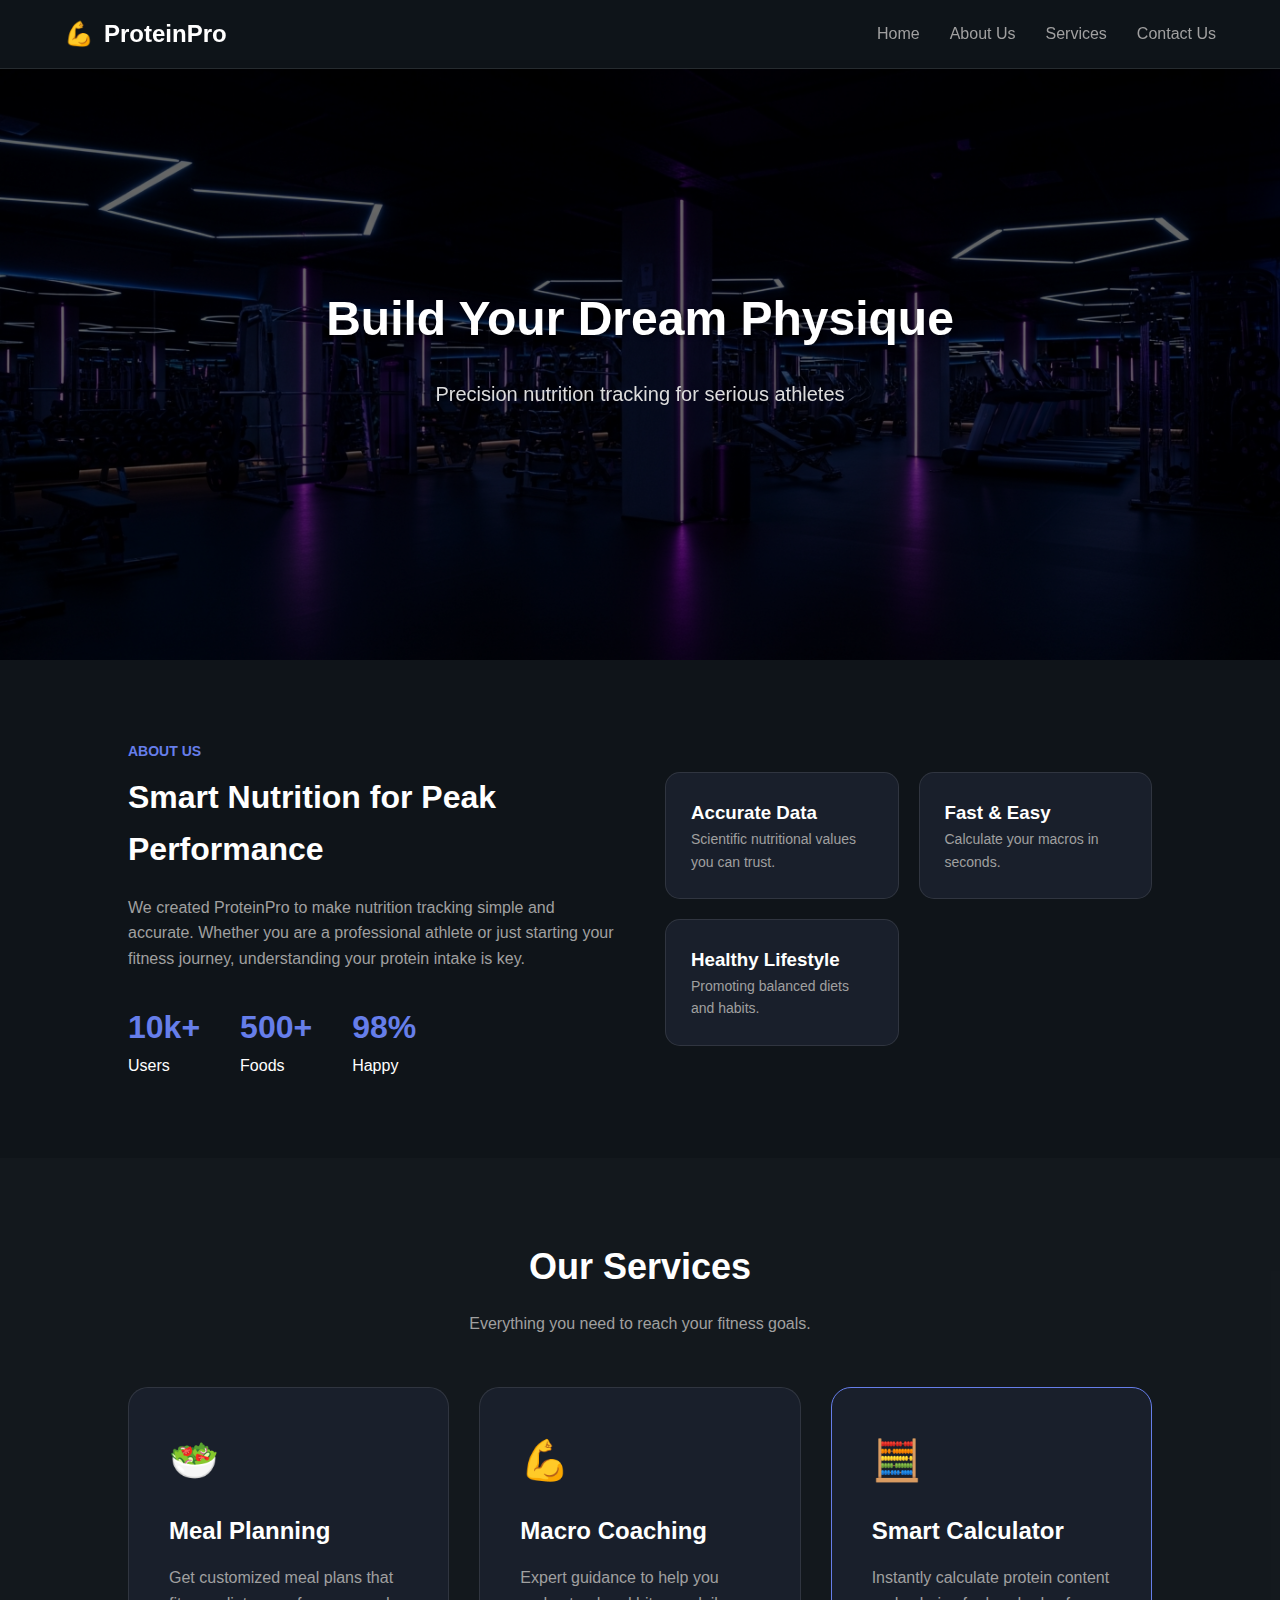
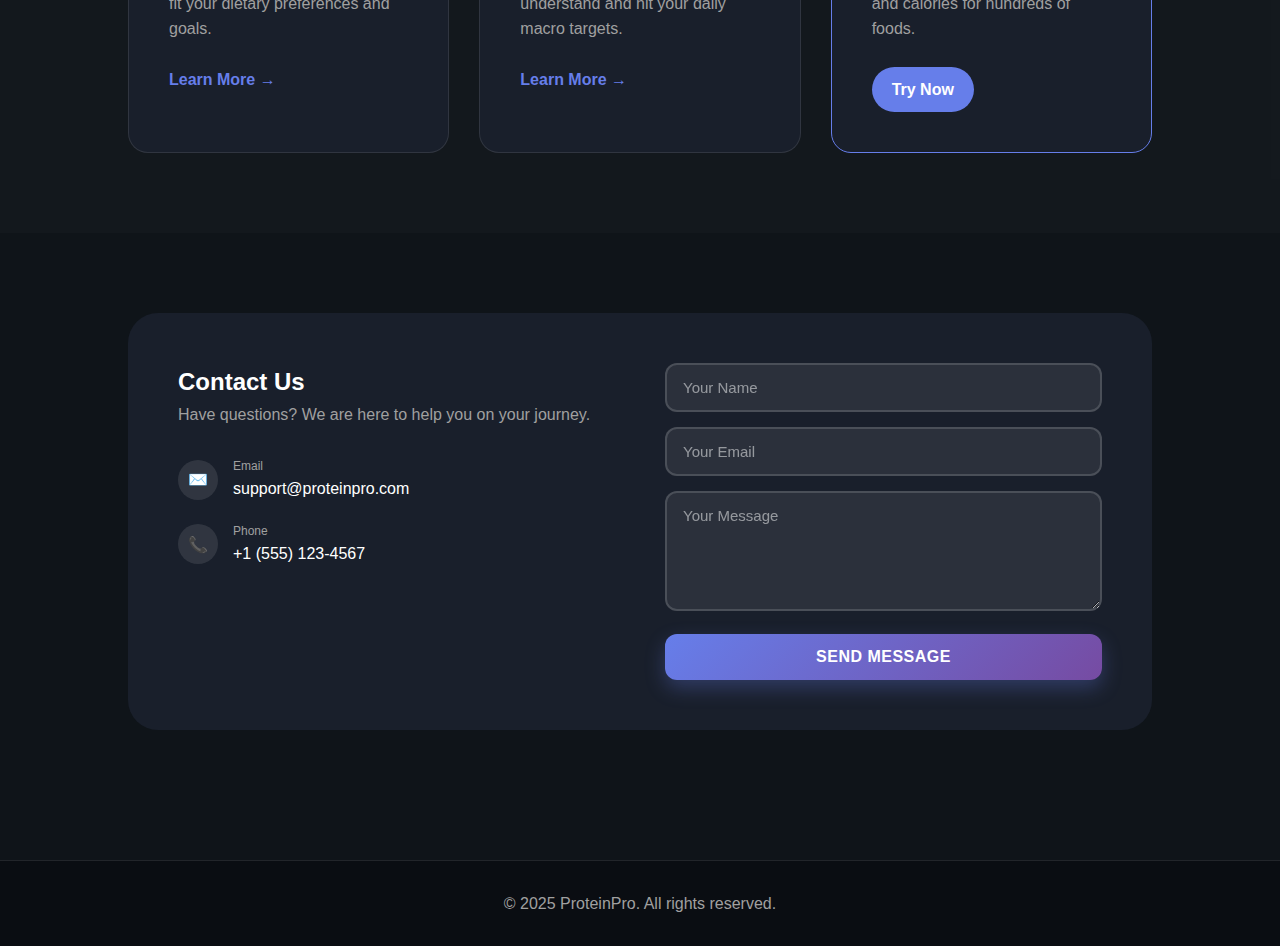
<file: index.html>
<!DOCTYPE html>
<html lang="en">
<head>
    <meta charset="UTF-8">
    <meta name="viewport" content="width=device-width, initial-scale=1.0">
    <title>ProteinPro - Home</title>
    <link rel="stylesheet" href="index.css">
     
</head>
<body>

    <!-- Navigation Bar -->
    <nav class="navbar">
        <a href="index.html" class="logo">
            <span>💪</span> ProteinPro
        </a>
        
        <div class="nav-links">
            <a href="index.html">Home</a>
            <a href="#about">About Us</a>
            <a href="#services">Services</a>
            <a href="#contact">Contact Us</a>
            
        </div>

        <div class="menu-btn">☰</div>
    </nav>

    <!-- Hero Section (Slideshow) -->
    <section class="hero">
        <!-- Slide 1 -->
        <div class="slide active">
            <img src="wide gym interior.png" alt="Gym Workout">
            <div class="hero-content">
                <h1>Build Your Dream Physique</h1>
                <p>Precision nutrition tracking for serious athletes</p>
            </div>
        </div>
        
        <!-- Slide 2 -->
        <div class="slide">
            <img src="healthy_protein_rich_food_macro_shot.png" alt="Healthy Food">
            <div class="hero-content">
                <h1>Fuel Your Performance</h1>
                <p>Discover optimal protein sources for recovery</p>
            </div>
        </div>

        <!-- Slide 3 -->
        <div class="slide">
            <img src="athlete_victory_mountain_sunrise.png" alt="Protein Shake">
            <div class="hero-content">
                <h1>Achieve Your Goals</h1>
                <p>Smart analytics to keep you on track</p>
            </div>
        </div>
    </section>

    <!-- About Section -->
    <section id="about">
        <div class="about-container">
            <div class="about-text">
                <div style="color: var(--primary-color); text-transform: uppercase; font-weight: bold; font-size: 14px; margin-bottom: 10px;">About Us</div>
                <h2>Smart Nutrition for Peak Performance</h2>
                <p style="color: var(--text-gray);">We created ProteinPro to make nutrition tracking simple and accurate. Whether you are a professional athlete or just starting your fitness journey, understanding your protein intake is key.</p>
                
                <div class="about-stats">
                    <div class="stat-item">
                        <h3>10k+</h3>
                        <span>Users</span>
                    </div>
                    <div class="stat-item">
                        <h3>500+</h3>
                        <span>Foods</span>
                    </div>
                    <div class="stat-item">
                        <h3>98%</h3>
                        <span>Happy</span>
                    </div>
                </div>
            </div>

            <div class="features-grid">
                <div class="feature-card">
                    <h3>Accurate Data</h3>
                    <p style="color: var(--text-gray); font-size: 14px;">Scientific nutritional values you can trust.</p>
                </div>
                <div class="feature-card">
                    <h3>Fast & Easy</h3>
                    <p style="color: var(--text-gray); font-size: 14px;">Calculate your macros in seconds.</p>
                </div>
                <div class="feature-card">
                    <h3>Healthy Lifestyle</h3>
                    <p style="color: var(--text-gray); font-size: 14px;">Promoting balanced diets and habits.</p>
                </div>
            </div>
        </div>
    </section>

    <!-- Services Section -->
    <section id="services" style="background-color: rgba(255,255,255,0.02);">
        <h2 class="section-title">Our Services</h2>
        <p class="section-subtitle">Everything you need to reach your fitness goals.</p>

        <div class="services-grid">
            <!-- Service 1 -->
            <div class="service-card">
                <div class="service-icon">🥗</div>
                <h3>Meal Planning</h3>
                <p>Get customized meal plans that fit your dietary preferences and goals.</p>
                <a href="#" class="service-link">Learn More →</a>
            </div>

            <!-- Service 2 -->
            <div class="service-card">
                <div class="service-icon">💪</div>
                <h3>Macro Coaching</h3>
                <p>Expert guidance to help you understand and hit your daily macro targets.</p>
                <a href="#" class="service-link">Learn More →</a>
            </div>

            <!-- Service 3 (Calculator Link) -->
            <div class="service-card" style="border-color: var(--primary-color);">
                <div class="service-icon">🧮</div>
                <h3>Smart Calculator</h3>
                <p>Instantly calculate protein content and calories for hundreds of foods.</p>
                <a href="calculator.html" class="btn-primary" style="display: inline-block;">Try Now</a>
            </div>
        </div>
    </section>

    <!-- Contact Section -->
    <section id="contact">
        <div class="contact-container">
            <div class="contact-info">
                <h2>Contact Us</h2>
                <p style="color: var(--text-gray); margin-bottom: 30px;">Have questions? We are here to help you on your journey.</p>
                
                <div class="contact-item">
                    <div class="icon-circle">✉️</div>
                    <div>
                        <div style="font-size: 12px; color: var(--text-gray);">Email</div>
                        <div>support@proteinpro.com</div>
                    </div>
                </div>

                <div class="contact-item">
                    <div class="icon-circle">📞</div>
                    <div>
                        <div style="font-size: 12px; color: var(--text-gray);">Phone</div>
                        <div>+1 (555) 123-4567</div>
                    </div>
                </div>
            </div>

            <form class="contact-form">
                <input type="text" class="form-control" placeholder="Your Name">
                <input type="email" class="form-control" placeholder="Your Email">
                <textarea class="form-control" rows="4" placeholder="Your Message"></textarea>
                <button class="btn-primary" style="width: 100%;">Send Message</button>
            </form>
        </div>
    </section>

    <!-- Footer -->
    <footer>
        <p>&copy; 2025 ProteinPro. All rights reserved.</p>
    </footer>

    <script src="index.js"></script>
</body>

</html>
</file>
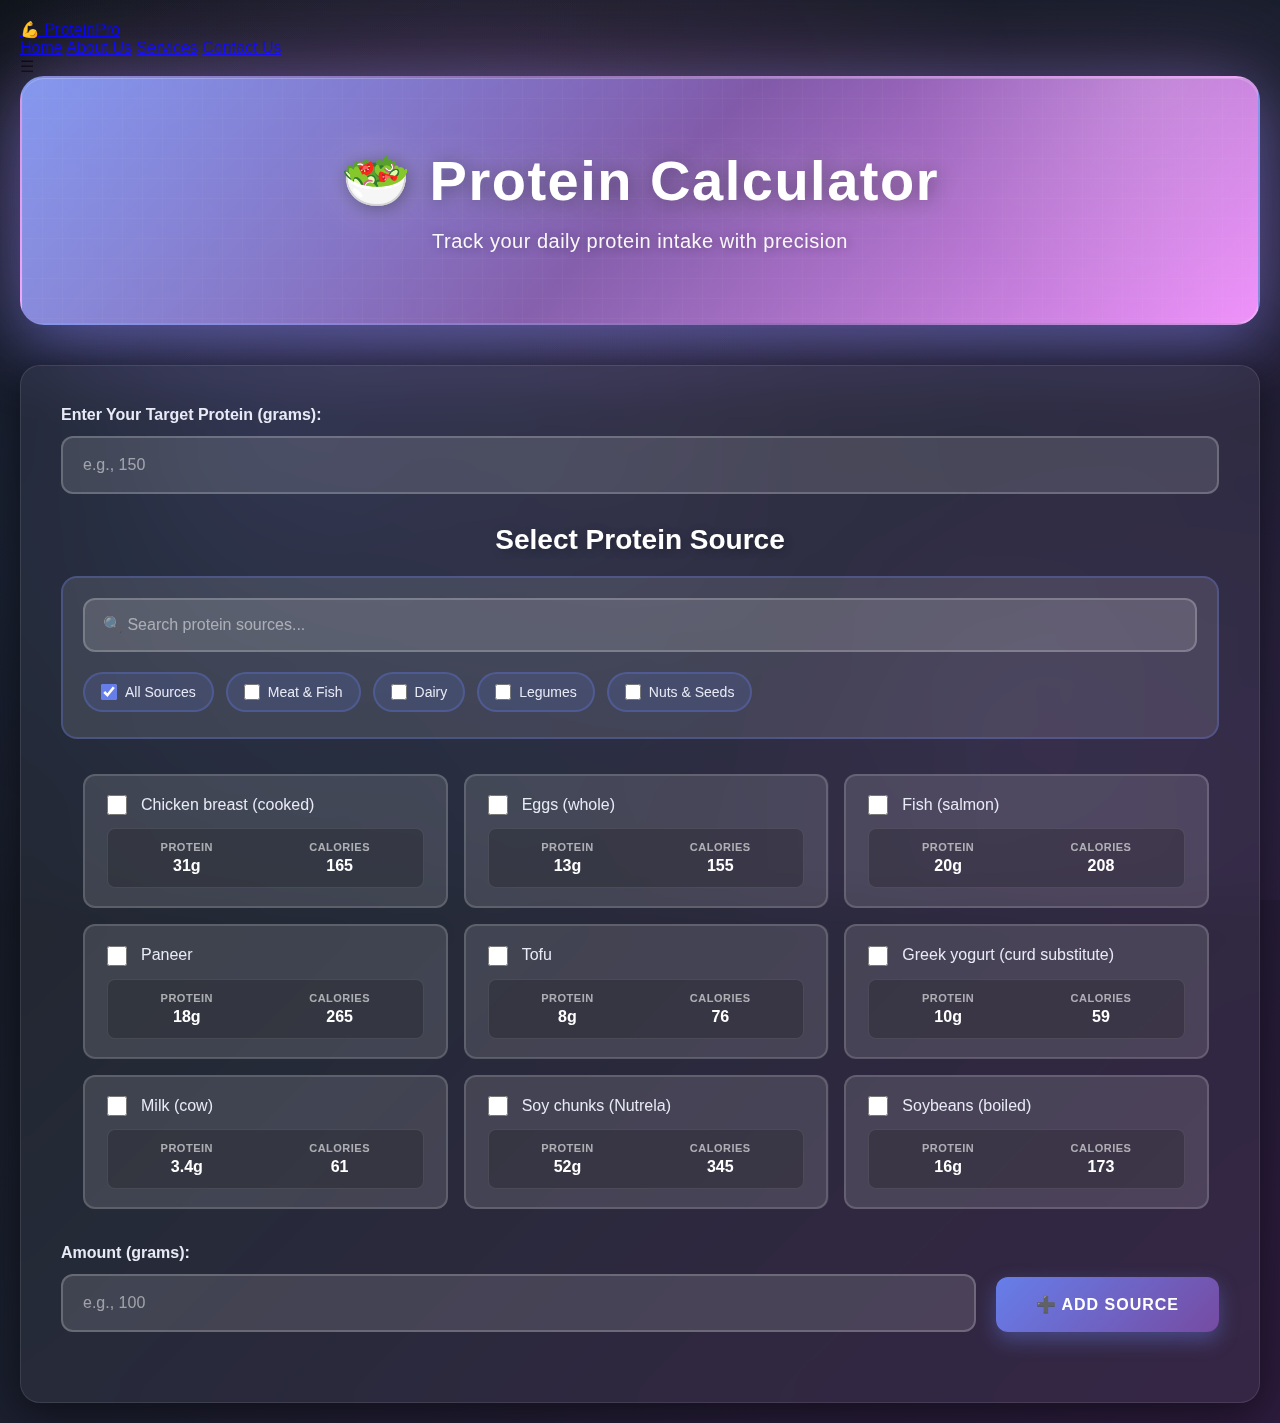
<file: calculator.html>
<!DOCTYPE html>
<html lang="en">
<head>
    <meta charset="UTF-8">
    <meta name="viewport" content="width=device-width, initial-scale=1.0">
    <title>Protein Calculator</title>
    

    <link rel="stylesheet" href="calc.css">
</head>
<body>
    <!-- Navigation Bar -->
    <nav class="navbar">
        <a href="index.html" class="logo">
            <span>💪</span> ProteinPro
        </a>
        
        <div class="nav-links">
            <a href="index.html">Home</a>
            <a href="#about">About Us</a>
            <a href="#services">Services</a>
            <a href="#contact">Contact Us</a>
            
        </div>

        <div class="menu-btn">☰</div>
    </nav>


    <!-- Header Section -->
    <div class="header">
        <h1>🥗 Protein Calculator</h1>
        <p>Track your daily protein intake with precision</p>
    </div>

    <!-- Main Container -->
    <div class="container">
        <!-- Target Protein Input -->
        <div class="target-section">
            <label for="targetProtein">Enter Your Target Protein (grams):</label>
            <input type="number" id="targetProtein" placeholder="e.g., 150" min="0">
        </div>

        <!-- Stats Display -->
        <div class="stats hidden" id="statsSection">
            <div class="stat-box target">
                <div class="stat-label">Target Protein</div>
                <div class="stat-value" id="targetDisplay">0g</div>
            </div>
            <div class="stat-box current">
                <div class="stat-label">Current Protein</div>
                <div class="stat-value" id="currentDisplay">0g</div>
            </div>
            <div class="stat-box remaining">
                <div class="stat-label">Remaining Protein</div>
                <div class="stat-value" id="remainingDisplay">0g</div>
            </div>
        </div>

        <!-- Food Selection Section -->
        <div class="food-section">
            <h2>Select Protein Source</h2>
            
            <!-- Search Box -->
            <div class="search-container">
                <div class="search-box">
                    <input type="text" id="searchInput" class="search-input" placeholder="🔍 Search protein sources..." onkeyup="filterFoods()">
                    <div class="search-sources">
                        <label class="source-option">
                            <input type="checkbox" value="all" checked onchange="filterFoods()">
                            <span>All Sources</span>
                        </label>
                        <label class="source-option">
                            <input type="checkbox" value="meat" onchange="filterFoods()">
                            <span>Meat & Fish</span>
                        </label>
                        <label class="source-option">
                            <input type="checkbox" value="dairy" onchange="filterFoods()">
                            <span>Dairy</span>
                        </label>
                        <label class="source-option">
                            <input type="checkbox" value="legumes" onchange="filterFoods()">
                            <span>Legumes</span>
                        </label>
                        <label class="source-option">
                            <input type="checkbox" value="nuts" onchange="filterFoods()">
                            <span>Nuts & Seeds</span>
                        </label>
                    </div>
                </div>
            </div>
            
            <div class="food-grid" id="foodGrid">
                <!-- Food items will be generated by JavaScript -->
            </div>

            <div class="input-section">
                <div class="input-group">
                    <label for="amount">Amount (grams):</label>
                    <input type="number" id="amount" placeholder="e.g., 100" min="0">
                </div>
                <button class="add-button" onclick="addFood()">➕ Add Source</button>
            </div>
        </div>

        <!-- Table Section -->
        <div class="table-section hidden" id="tableSection">
            <h2>Your Protein Sources</h2>
            <div class="table-wrapper">
                <table>
                    <thead>
                        <tr>
                            <th>Food Item</th>
                            <th>Amount (g)</th>
                            <th>Protein (g)</th>
                            <th>Calories (kcal)</th>
                            <th>Action</th>
                        </tr>
                    </thead>
                    <tbody id="tableBody">
                        <!-- Rows will be added by JavaScript -->
                    </tbody>
                    <tfoot>
                        <tr>
                            <td>Total</td>
                            <td id="totalAmount">0</td>
                            <td id="totalProtein">0</td>
                            <td id="totalCalories">0</td>
                            <td></td>
                        </tr>
                    </tfoot>
                </table>
            </div>
        </div>
    </div>

    <script src="calc.js">
        
    </script>
</body>
</html>
</file>
<file: index.css>
/* 
  Simple CSS for ProteinPro 
  Easy to understand for beginners
*/

/* 1. Variables - We store colors here to change them easily */
:root {
  --primary-color: #667eea;   /* Blue-ish purple */
  --secondary-color: #764ba2; /* Deep purple */
  --bg-color: #0f1419;        /* Dark background */
  --card-bg: #191f2b;         /* Slightly lighter for boxes */
  --text-white: #ffffff;
  --text-gray: #a0a0a0;
  --border-color: rgba(255, 255, 255, 0.1);
  --accent-color: #f093fb;    /* Pink accent */
}

/* 2. Basic Reset - Remove default margins and padding */
* {
  margin: 0;
  padding: 0;
  box-sizing: border-box;
  font-family: 'Segoe UI', Tahoma, Geneva, Verdana, sans-serif;
}

body {
  background-color: var(--bg-color);
  color: var(--text-white);
  line-height: 1.6;
}

/* 3. Navigation Bar */
.navbar {
  background-color: rgba(15, 20, 25, 0.95);
  padding: 15px 5%;
  display: flex;
  justify-content: space-between;
  align-items: center;
  position: fixed;
  top: 0;
  width: 100vw;
  z-index: 10;
  border-bottom: 1px solid var(--border-color);
}

.logo {
  font-size: 24px;
  font-weight: bold;
  color: var(--text-white);
  text-decoration: none;
  display: flex;
  align-items: center;
  gap: 10px;
}

.logo span {
  color: var(--primary-color);
}

.nav-links {
  display: flex;
  gap: 30px;
}

.nav-links a {
  color: var(--text-gray);
  text-decoration: none;
  font-weight: 500;
  transition: color 0.3s;
}

.nav-links a:hover {
  color: var(--primary-color);
}

.btn-primary {
  background-color: var(--primary-color);
  color: white;
  padding: 10px 20px;
  border-radius: 25px;
  text-decoration: none;
  font-weight: bold;
  transition: background-color 0.3s;
  border: none;
  cursor: pointer;
}

.btn-primary:hover {
  background-color: var(--secondary-color);
}

/* Mobile Menu Button (Hidden on Desktop) */
.menu-btn {
  display: none;
  font-size: 24px;
  cursor: pointer;
}

/* 4. Hero Section (Slideshow) */
.hero {
  height: 600px;
  position: relative;
  margin-top: 60px; /* Space for fixed navbar */
  overflow: hidden;
}

.slide {
  position: absolute;
  top: 0;
  left: 0;
  width: 100%;
  height: 100%;
  opacity: 0;
  transition: opacity 1s ease-in-out;
}

.slide.active {
  opacity: 1;
}

.slide img {
  width: 100%;
  height: 100%;
  object-fit: cover;
  filter: brightness(0.4); /* Darken image slightly */
}

.hero-content {
  position: absolute;
  top: 50%;
  left: 50%;
  transform: translate(-50%, -50%);
  text-align: center;
  width: 80%;
  z-index: 10;
}

.hero-content h1 {
  font-size: 48px;
  margin-bottom: 20px;
  text-shadow: 2px 2px 4px rgba(0,0,0,0.5);
}

.hero-content p {
  font-size: 20px;
  color: #ddd;
  margin-bottom: 30px;
}

/* 5. General Section Styles */
section {
  padding: 80px 10%;
}

.section-title {
  font-size: 36px;
  margin-bottom: 15px;
  text-align: center;
}

.section-subtitle {
  text-align: center;
  color: var(--text-gray);
  margin-bottom: 50px;
  max-width: 600px;
  margin-left: auto;
  margin-right: auto;
}

/* 6. About Section */
.about-container {
  display: flex;
  flex-wrap: wrap;
  gap: 50px;
  align-items: center;
}

.about-text {
  flex: 1;
  min-width: 300px;
}

.about-text h2 {
  font-size: 32px;
  margin-bottom: 20px;
}

.about-stats {
  display: flex;
  gap: 40px;
  margin-top: 30px;
}

.stat-item h3 {
  font-size: 32px;
  color: var(--primary-color);
}

.features-grid {
  flex: 1;
  display: grid;
  grid-template-columns: repeat(auto-fit, minmax(200px, 1fr));
  gap: 20px;
  min-width: 300px;
}

.feature-card {
  background-color: var(--card-bg);
  padding: 25px;
  border-radius: 15px;
  border: 1px solid var(--border-color);
}

/* 7. Services Section */
.services-grid {
  display: grid;
  grid-template-columns: repeat(auto-fit, minmax(300px, 1fr));
  gap: 30px;
}

.service-card {
  background-color: var(--card-bg);
  padding: 40px;
  border-radius: 20px;
  border: 1px solid var(--border-color);
  transition: transform 0.3s;
}

.service-card:hover {
  transform: translateY(-10px);
  border-color: var(--primary-color);
}

.service-icon {
  font-size: 40px;
  margin-bottom: 20px;
}

.service-card h3 {
  font-size: 24px;
  margin-bottom: 15px;
}

.service-card p {
  color: var(--text-gray);
  margin-bottom: 25px;
}

.service-link {
  color: var(--primary-color);
  text-decoration: none;
  font-weight: bold;
}

/* 9. Contact Section */
.contact-container {
  background-color: var(--card-bg);
  border-radius: 30px;
  padding: 50px;
  display: flex;
  flex-wrap: wrap;
  gap: 50px;
}

.contact-container {
  background-color: var(--card-bg);
  border-radius: 30px;
  padding: 50px;
  display: flex;
  flex-wrap: wrap;
  gap: 50px;
}

.contact-info {
  flex: 1;
  min-width: 300px;
}

.contact-item {
  display: flex;
  align-items: center;
  gap: 15px;
  margin-bottom: 20px;
}

.icon-circle {
  width: 40px;
  height: 40px;
  background-color: rgba(255,255,255,0.1);
  border-radius: 50%;
  display: flex;
  align-items: center;
  justify-content: center;
  color: var(--primary-color);
}

.contact-form {
  flex: 1;
  min-width: 300px;
}

.contact-form input, .contact-form textarea {
  width: 100%;
  padding: 14px 16px;
  margin-bottom: 15px;
  background-color: rgba(255, 255, 255, 0.08);
  border: 2px solid rgba(255, 255, 255, 0.15);
  border-radius: 12px;
  color: white;
  font-size: 15px;
  font-family: 'Segoe UI', Tahoma, Geneva, Verdana, sans-serif;
  transition: all 0.3s ease;
  backdrop-filter: blur(10px);
}

.contact-form input::placeholder, .contact-form textarea::placeholder {
  color: rgba(255, 255, 255, 0.5);
}

.contact-form input:focus, .contact-form textarea:focus {
  outline: none;
  border-color: var(--primary-color);
  background-color: rgba(255, 255, 255, 0.12);
  box-shadow: 0 0 20px rgba(102, 126, 234, 0.3);
}

.contact-form textarea {
  resize: vertical;
  min-height: 120px;
}

.contact-form button {
  width: 100%;
  padding: 14px 20px;
  background: linear-gradient(135deg, #667eea 0%, #764ba2 100%);
  color: white;
  border: none;
  border-radius: 12px;
  font-size: 16px;
  font-weight: 600;
  cursor: pointer;
  transition: all 0.3s ease;
  box-shadow: 0 8px 20px rgba(102, 126, 234, 0.3);
  text-transform: uppercase;
  letter-spacing: 0.5px;
}

.contact-form button:hover {
  transform: translateY(-3px);
  box-shadow: 0 12px 30px rgba(102, 126, 234, 0.5);
}

.contact-form button:active {
  transform: translateY(-1px);
  box-shadow: 0 6px 15px rgba(102, 126, 234, 0.4);
}

/* 10. Footer */
footer {
  background-color: #0a0d12;
  padding: 30px;
  text-align: center;
  color: var(--text-gray);
  margin-top: 50px;
  border-top: 1px solid var(--border-color);
}


/* Mobile Responsiveness */
@media (max-width: 768px) {
  .nav-links {
    display: none;
  }
  
  .menu-btn {
    display: block;
  }
  
  .hero h1 {
    font-size: 32px;
  }
  
  .calc-grid {
    grid-template-columns: 1fr;
  }
  
  .contact-container {
    padding: 30px;
  }
}
</file>
<file: calc.css>
* {
            margin: 0;
            padding: 0;
            box-sizing: border-box;
        }

        body {
            font-family: 'Segoe UI', Tahoma, Geneva, Verdana, sans-serif;
            background: linear-gradient(135deg, #0f1419 0%, #1a1f2e 50%, #2d1b3d 100%);
            min-height: 100vh;
            padding: 20px;
            position: relative;
            overflow-x: hidden;
        }

        /* Animated Background */
        body::before {
            content: '';
            position: fixed;
            top: 0;
            left: 0;
            width: 100%;
            height: 100%;
            background: 
                radial-gradient(circle at 20% 50%, rgba(102, 126, 234, 0.15) 0%, transparent 50%),
                radial-gradient(circle at 80% 80%, rgba(118, 75, 162, 0.15) 0%, transparent 50%),
                radial-gradient(circle at 40% 20%, rgba(240, 147, 251, 0.1) 0%, transparent 50%);
            animation: backgroundShift 15s ease infinite;
            z-index: -1;
        }

        @keyframes backgroundShift {
            0%, 100% {
                transform: scale(1) translate(0, 0);
                opacity: 1;
            }
            50% {
                transform: scale(1.1) translate(20px, 20px);
                opacity: 0.8;
            }
        }

        /* Floating particles */
        .particle {
            position: fixed;
            width: 4px;
            height: 4px;
            background: rgba(255, 255, 255, 0.5);
            border-radius: 50%;
            pointer-events: none;
            z-index: 0;
            animation: float 20s infinite ease-in-out;
        }

        @keyframes float {
            0%, 100% {
                transform: translateY(0) translateX(0);
                opacity: 0;
            }
            10% {
                opacity: 1;
            }
            90% {
                opacity: 1;
            }
            100% {
                transform: translateY(-100vh) translateX(50px);
                opacity: 0;
            }
        }

        /* Animations */
        @keyframes fadeInDown {
            from {
                opacity: 0;
                transform: translateY(-30px);
            }
            to {
                opacity: 1;
                transform: translateY(0);
            }
        }

        @keyframes fadeInUp {
            from {
                opacity: 0;
                transform: translateY(30px);
            }
            to {
                opacity: 1;
                transform: translateY(0);
            }
        }

        @keyframes slideInLeft {
            from {
                opacity: 0;
                transform: translateX(-30px);
            }
            to {
                opacity: 1;
                transform: translateX(0);
            }
        }

        @keyframes scaleIn {
            from {
                opacity: 0;
                transform: scale(0.9);
            }
            to {
                opacity: 1;
                transform: scale(1);
            }
        }

        @keyframes pulse {
            0%, 100% {
                transform: scale(1);
            }
            50% {
                transform: scale(1.05);
            }
        }

        @keyframes shimmer {
            0% {
                background-position: -1000px 0;
            }
            100% {
                background-position: 1000px 0;
            }
        }

        /* Header */
        .header {
            text-align: center;
            color: white;
            margin-bottom: 40px;
            padding: 70px 30px;
            background: 
                linear-gradient(135deg, #667eea 0%, #764ba2 50%, #f093fb 100%),
                url('data:image/svg+xml,<svg width="100" height="100" xmlns="http://www.w3.org/2000/svg"><defs><pattern id="grid" width="20" height="20" patternUnits="userSpaceOnUse"><path d="M 20 0 L 0 0 0 20" fill="none" stroke="rgba(255,255,255,0.05)" stroke-width="1"/></pattern></defs><rect width="100" height="100" fill="url(%23grid)"/></svg>');
            background-blend-mode: overlay;
            border-radius: 24px;
            box-shadow: 
                0 20px 60px rgba(102, 126, 234, 0.4),
                0 0 100px rgba(240, 147, 251, 0.3),
                inset 0 1px 0 rgba(255, 255, 255, 0.2);
            border: 2px solid rgba(255, 255, 255, 0.2);
            animation: fadeInDown 0.8s ease-out;
            position: relative;
            overflow: hidden;
        }

        .header::before {
            content: '';
            position: absolute;
            top: 0;
            left: -100%;
            width: 200%;
            height: 100%;
            background: linear-gradient(90deg, transparent, rgba(255, 255, 255, 0.2), transparent);
            animation: shimmer 4s infinite;
        }

        .header::after {
            content: '';
            position: absolute;
            width: 500px;
            height: 500px;
            background: radial-gradient(circle, rgba(255, 255, 255, 0.15) 0%, transparent 70%);
            top: -250px;
            right: -150px;
            border-radius: 50%;
            animation: float 8s ease-in-out infinite;
        }

        @keyframes float {
            0%, 100% {
                transform: translate(0, 0) scale(1);
            }
            50% {
                transform: translate(-30px, 30px) scale(1.1);
            }
        }

        .header h1 {
            font-size: 56px;
            margin-bottom: 16px;
            font-weight: 800;
            letter-spacing: 1.5px;
            color: #ffffff;
            text-shadow: 
                2px 2px 20px rgba(0, 0, 0, 0.4),
                0 0 40px rgba(255, 255, 255, 0.3);
            position: relative;
            z-index: 1;
            animation: textGlow 3s ease-in-out infinite;
        }

        @keyframes textGlow {
            0%, 100% {
                text-shadow: 
                    2px 2px 20px rgba(0, 0, 0, 0.4),
                    0 0 40px rgba(255, 255, 255, 0.3);
            }
            50% {
                text-shadow: 
                    2px 2px 20px rgba(0, 0, 0, 0.4),
                    0 0 60px rgba(255, 255, 255, 0.5),
                    0 0 80px rgba(240, 147, 251, 0.4);
            }
        }

        .header p {
            font-size: 20px;
            color: rgba(255, 255, 255, 0.95);
            font-weight: 500;
            position: relative;
            z-index: 1;
            text-shadow: 1px 1px 10px rgba(0, 0, 0, 0.3);
            letter-spacing: 0.5px;
        }

        /* Container */
        .container {
            max-width: 1400px;
            margin: 0 auto;
            background: rgba(255, 255, 255, 0.05);
            border-radius: 20px;
            padding: 40px;
            box-shadow: 0 10px 40px rgba(0, 0, 0, 0.5);
            backdrop-filter: blur(20px);
            border: 1px solid rgba(255, 255, 255, 0.1);
            animation: fadeInUp 0.8s ease-out 0.2s backwards;
        }

        /* Target Protein Input */
        .target-section {
            margin-bottom: 30px;
            animation: slideInLeft 0.6s ease-out 0.4s backwards;
        }

        .target-section label {
            display: block;
            margin-bottom: 12px;
            font-weight: 600;
            color: #e8eaf6;
            font-size: 16px;
        }

        .target-section input {
            width: 100%;
            padding: 18px 20px;
            font-size: 16px;
            border: 2px solid rgba(255, 255, 255, 0.2);
            border-radius: 12px;
            outline: none;
            background: rgba(255, 255, 255, 0.08);
            color: white;
            backdrop-filter: blur(10px);
            transition: all 0.3s ease;
        }

        .target-section input::placeholder {
            color: rgba(255, 255, 255, 0.5);
        }

        .target-section input:focus {
            border-color: #667eea;
            background: rgba(255, 255, 255, 0.12);
            box-shadow: 0 0 20px rgba(102, 126, 234, 0.3);
            transform: translateY(-2px);
        }

        /* Stats Display */
        .stats {
            display: grid;
            grid-template-columns: repeat(auto-fit, minmax(250px, 1fr));
            gap: 20px;
            margin-bottom: 30px;
            animation: scaleIn 0.6s ease-out 0.6s backwards;
        }

        .stat-box {
            background: linear-gradient(135deg, rgba(102, 126, 234, 0.15) 0%, rgba(118, 75, 162, 0.15) 100%);
            border: 2px solid rgba(102, 126, 234, 0.3);
            border-radius: 16px;
            padding: 30px 20px;
            text-align: center;
            backdrop-filter: blur(10px);
            transition: all 0.4s ease;
            position: relative;
            overflow: hidden;
        }

        .stat-box::before {
            content: '';
            position: absolute;
            top: -50%;
            left: -50%;
            width: 200%;
            height: 200%;
            background: radial-gradient(circle, rgba(255, 255, 255, 0.1) 0%, transparent 70%);
            opacity: 0;
            transition: opacity 0.4s ease;
        }

        .stat-box:hover::before {
            opacity: 1;
        }

        .stat-box:hover {
            transform: translateY(-8px);
            box-shadow: 0 15px 35px rgba(102, 126, 234, 0.4);
            border-color: rgba(102, 126, 234, 0.6);
        }

        .stat-label {
            font-size: 14px;
            color: rgba(255, 255, 255, 0.7);
            font-weight: 500;
            text-transform: uppercase;
            letter-spacing: 1px;
            margin-bottom: 10px;
        }

        .stat-value {
            font-size: 32px;
            color: #ffffff;
            font-weight: 700;
            text-shadow: 2px 2px 10px rgba(0, 0, 0, 0.3);
        }

        /* Food Selection Section */
        .food-section {
            margin-bottom: 30px;
            animation: fadeInUp 0.6s ease-out 0.8s backwards;
        }

        .food-section h2 {
            margin-bottom: 20px;
            color: #ffffff;
            text-align: center;
            font-size: 28px;
            font-weight: 600;
            text-shadow: 2px 2px 10px rgba(0, 0, 0, 0.3);
        }

        /* Search Container */
        .search-container {
            margin-bottom: 25px;
            animation: slideInLeft 0.6s ease-out 0.9s backwards;
        }

        .search-box {
            background: rgba(255, 255, 255, 0.06);
            border: 2px solid rgba(102, 126, 234, 0.3);
            border-radius: 16px;
            padding: 20px;
            backdrop-filter: blur(10px);
            transition: all 0.3s ease;
        }

        .search-box:hover {
            border-color: rgba(102, 126, 234, 0.5);
            background: rgba(255, 255, 255, 0.08);
        }

        .search-input {
            width: 100%;
            padding: 16px 18px;
            font-size: 16px;
            border: 2px solid rgba(255, 255, 255, 0.2);
            border-radius: 12px;
            outline: none;
            background: rgba(255, 255, 255, 0.08);
            color: white;
            backdrop-filter: blur(10px);
            transition: all 0.3s ease;
            margin-bottom: 15px;
        }

        .search-input::placeholder {
            color: rgba(255, 255, 255, 0.5);
        }

        .search-input:focus {
            border-color: #667eea;
            background: rgba(255, 255, 255, 0.12);
            box-shadow: 0 0 20px rgba(102, 126, 234, 0.3);
            transform: translateY(-2px);
        }

        .search-sources {
            display: flex;
            flex-wrap: wrap;
            gap: 12px;
            padding: 5px 0;
        }

        .source-option {
            display: flex;
            align-items: center;
            gap: 8px;
            padding: 10px 16px;
            background: rgba(102, 126, 234, 0.15);
            border: 2px solid rgba(102, 126, 234, 0.3);
            border-radius: 20px;
            cursor: pointer;
            transition: all 0.3s ease;
            user-select: none;
        }

        .source-option:hover {
            background: rgba(102, 126, 234, 0.25);
            border-color: rgba(102, 126, 234, 0.6);
            transform: translateY(-2px);
        }

        .source-option input[type="checkbox"] {
            width: 16px;
            height: 16px;
            cursor: pointer;
            accent-color: #667eea;
            transition: transform 0.2s ease;
            flex-shrink: 0;
        }

        .source-option input[type="checkbox"]:hover {
            transform: scale(1.15);
        }

        .source-option span {
            color: #e8eaf6;
            font-size: 14px;
            font-weight: 500;
        }

        .food-grid {
            display: grid;
            grid-template-columns: repeat(auto-fill, minmax(320px, 1fr));
            gap: 16px;
            margin-bottom: 30px;
            overflow-y: auto;
            max-height: 450px;
            padding: 10px 10px 10px 22px;
            border-radius: 12px;
        }

        .food-grid::-webkit-scrollbar {
            width: 12px;
        }

        .food-grid::-webkit-scrollbar-track {
            background: rgba(255, 255, 255, 0.05);
            border-radius: 10px;
        }

        .food-grid::-webkit-scrollbar-thumb {
            background: rgba(102, 126, 234, 0.5);
            border-radius: 10px;
            transition: background 0.3s ease;
        }

        .food-grid::-webkit-scrollbar-thumb:hover {
            background: rgba(102, 126, 234, 0.8);
        }

        .food-item {
            display: flex;
            flex-direction: column;
            gap: 12px;
            padding: 18px 22px;
            background: rgba(255, 255, 255, 0.08);
            border: 2px solid rgba(255, 255, 255, 0.15);
            border-radius: 12px;
            cursor: pointer;
            transition: all 0.3s cubic-bezier(0.4, 0, 0.2, 1);
            backdrop-filter: blur(10px);
            animation: fadeInUp 0.4s ease-out backwards;
        }

        .food-item:nth-child(1) { animation-delay: 0.1s; }
        .food-item:nth-child(2) { animation-delay: 0.15s; }
        .food-item:nth-child(3) { animation-delay: 0.2s; }
        .food-item:nth-child(4) { animation-delay: 0.25s; }
        .food-item:nth-child(5) { animation-delay: 0.3s; }

        .food-item:hover {
            border-color: rgba(102, 126, 234, 0.7);
            background: rgba(255, 255, 255, 0.12);
            transform: translateX(8px) scale(1.02);
            box-shadow: 0 8px 25px rgba(102, 126, 234, 0.3);
        }

        .food-item.selected {
            border-color: #667eea;
            background: linear-gradient(135deg, rgba(102, 126, 234, 0.25) 0%, rgba(118, 75, 162, 0.25) 100%);
            box-shadow: 0 10px 30px rgba(102, 126, 234, 0.4);
            transform: scale(1.03);
        }

        .food-item-header {
            display: flex;
            align-items: center;
            gap: 14px;
        }

        .food-item input[type="checkbox"] {
            width: 20px;
            height: 20px;
            cursor: pointer;
            accent-color: #667eea;
            flex-shrink: 0;
            transition: transform 0.2s ease;
        }

        .food-item input[type="checkbox"]:hover {
            transform: scale(1.15);
        }

        .food-item label {
            cursor: pointer;
            font-size: 16px;
            color: #e8eaf6;
            font-weight: 500;
            flex: 1;
            line-height: 1.4;
        }

        .food-item-info {
            display: flex;
            justify-content: space-around;
            gap: 15px;
            padding: 12px;
            background: rgba(0, 0, 0, 0.2);
            border-radius: 8px;
            border: 1px solid rgba(255, 255, 255, 0.1);
        }

        .food-info-item {
            display: flex;
            flex-direction: column;
            align-items: center;
            gap: 4px;
        }

        .food-info-label {
            font-size: 11px;
            color: rgba(255, 255, 255, 0.6);
            text-transform: uppercase;
            letter-spacing: 0.5px;
            font-weight: 600;
        }

        .food-info-value {
            font-size: 16px;
            color: #ffffff;
            font-weight: 700;
        }

        /* Amount Input Section */
        .input-section {
            display: grid;
            grid-template-columns: 1fr auto;
            gap: 20px;
            align-items: end;
            animation: slideInLeft 0.6s ease-out 1s backwards;
        }

        .input-group {
            width: 100%;
        }

        .input-group label {
            display: block;
            margin-bottom: 12px;
            font-weight: 600;
            color: #e8eaf6;
            font-size: 16px;
        }

        .input-group input {
            width: 100%;
            padding: 18px 20px;
            font-size: 16px;
            border: 2px solid rgba(255, 255, 255, 0.2);
            border-radius: 12px;
            outline: none;
            background: rgba(255, 255, 255, 0.08);
            color: white;
            backdrop-filter: blur(10px);
            transition: all 0.3s ease;
        }

        .input-group input::placeholder {
            color: rgba(255, 255, 255, 0.5);
        }

        .input-group input:focus {
            border-color: #667eea;
            background: rgba(255, 255, 255, 0.12);
            box-shadow: 0 0 20px rgba(102, 126, 234, 0.3);
            transform: translateY(-2px);
        }

        /* Add Button */
        .add-button {
            padding: 18px 40px;
            font-size: 16px;
            background: linear-gradient(135deg, #667eea 0%, #764ba2 100%);
            color: white;
            border: none;
            border-radius: 12px;
            cursor: pointer;
            font-weight: 700;
            transition: all 0.3s ease;
            box-shadow: 0 8px 20px rgba(102, 126, 234, 0.4);
            text-transform: uppercase;
            letter-spacing: 1px;
            white-space: nowrap;
        }

        .add-button:hover {
            transform: translateY(-4px);
            box-shadow: 0 12px 30px rgba(102, 126, 234, 0.6);
            animation: pulse 1s ease infinite;
        }

        .add-button:active {
            transform: translateY(-2px);
            box-shadow: 0 6px 15px rgba(102, 126, 234, 0.5);
        }

        /* Table Section */
        .table-section {
            background: linear-gradient(135deg, rgba(19, 78, 94, 0.3) 0%, rgba(113, 178, 128, 0.3) 100%);
            padding: 40px;
            border-radius: 20px;
            box-shadow: 0 10px 40px rgba(0, 0, 0, 0.4);
            border: 2px solid rgba(113, 178, 128, 0.3);
            backdrop-filter: blur(20px);
            animation: scaleIn 0.6s ease-out 1.2s backwards;
        }

        .table-section h2 {
            margin-bottom: 30px;
            color: white;
            text-align: center;
            font-size: 28px;
            font-weight: 600;
            text-shadow: 2px 2px 10px rgba(0, 0, 0, 0.3);
        }

        .table-wrapper {
            overflow-x: auto;
            border-radius: 12px;
        }

        table {
            width: 100%;
            border-collapse: collapse;
            background: rgba(255, 255, 255, 0.08);
            border-radius: 12px;
            overflow: hidden;
            backdrop-filter: blur(10px);
        }

        thead {
            background: linear-gradient(135deg, #667eea 0%, #764ba2 100%);
            color: white;
        }

        th {
            padding: 20px 18px;
            text-align: left;
            font-weight: 700;
            color: white;
            text-transform: uppercase;
            font-size: 13px;
            letter-spacing: 1.2px;
        }

        td {
            padding: 18px;
            text-align: left;
            color: #e8eaf6;
            font-size: 15px;
        }

        tbody tr {
            border-bottom: 1px solid rgba(255, 255, 255, 0.1);
            transition: all 0.3s ease;
            animation: fadeInUp 0.4s ease-out backwards;
        }

        tbody tr:hover {
            background: rgba(255, 255, 255, 0.15);
            transform: scale(1.01);
        }

        .delete-btn {
            background: linear-gradient(135deg, #eb3349 0%, #f45c43 100%);
            color: white;
            border: none;
            padding: 10px 20px;
            border-radius: 8px;
            cursor: pointer;
            font-size: 13px;
            font-weight: 700;
            transition: all 0.3s ease;
            text-transform: uppercase;
            letter-spacing: 0.5px;
        }

        .delete-btn:hover {
            transform: scale(1.08);
            box-shadow: 0 6px 20px rgba(235, 51, 73, 0.5);
        }

        .delete-btn:active {
            transform: scale(1.02);
        }

        /* Total Row */
        tfoot {
            background: rgba(0, 0, 0, 0.4);
            font-weight: 700;
        }

        tfoot td {
            font-size: 17px;
            padding: 22px 18px;
            color: #ffffff;
        }

        .hidden {
            display: none;
        }

        /* Responsive */
        @media (max-width: 768px) {
            .header h1 {
                font-size: 32px;
            }

            .container {
                padding: 25px;
            }

            .stats {
                grid-template-columns: 1fr;
            }
            
            .food-grid {
                grid-template-columns: 1fr;
                max-height: 350px;
            }

            .input-section {
                grid-template-columns: 1fr;
            }
            
            .add-button {
                width: 100%;
            }

            .table-section {
                padding: 25px;
            }

            th, td {
                padding: 12px 10px;
                font-size: 13px;
            }
        }

        @media (max-width: 480px) {
            .header h1 {
                font-size: 28px;
            }

            .stat-value {
                font-size: 26px;
            }

            .food-section h2 {
                font-size: 24px;
            }
        }
</file>
